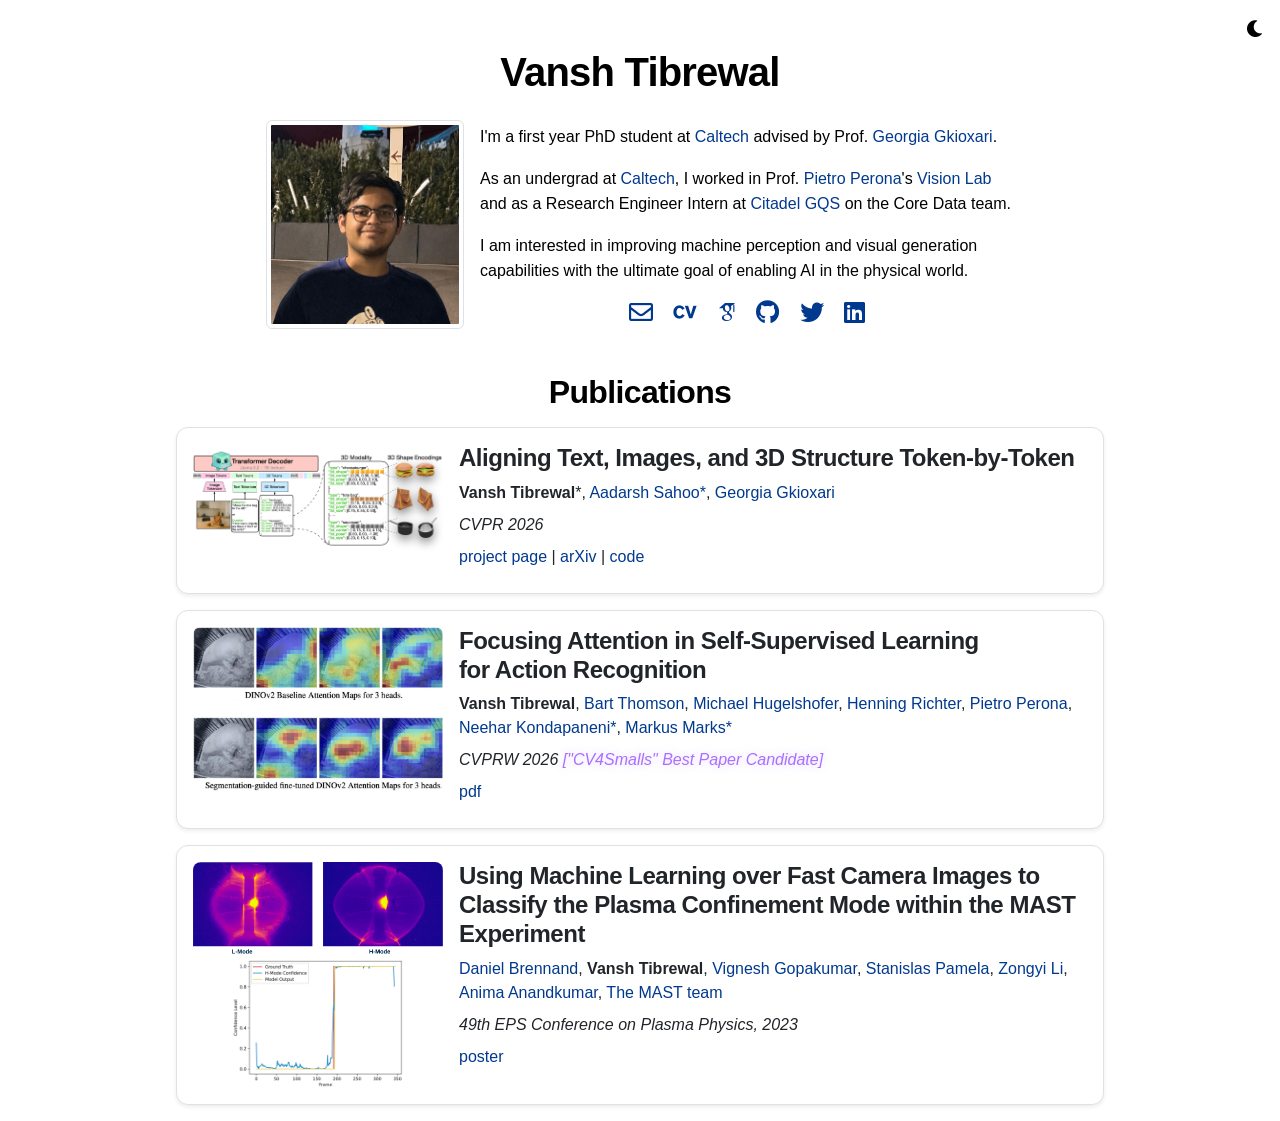
<file: index.html>
<!doctype html>
<html lang="en">

<head>
    <!-- Required meta tags -->
    <meta charset="utf-8">
    <meta name="viewport" content="width=device-width, initial-scale=1">
    <!-- Bootstrap CSS -->
    <link href="https://cdn.jsdelivr.net/npm/bootstrap@5.0.0-beta1/dist/css/bootstrap.min.css" rel="stylesheet"
        integrity="sha384-giJF6kkoqNQ00vy+HMDP7azOuL0xtbfIcaT9wjKHr8RbDVddVHyTfAAsrekwKmP1" crossorigin="anonymous">

    <link href="academicons.min.css" rel="stylesheet">
    <link href="all.min.css" rel="stylesheet">
    <link href="style.css" rel="stylesheet">
    <meta name="author" content="Vansh Tibrewal">
    <title>Vansh Tibrewal</title>
    <script>
        // Check for saved theme preference
        function setTheme(theme) {
            document.documentElement.setAttribute('data-theme', theme);
            localStorage.setItem('theme', theme);
        }

        // Initialize theme
        function initTheme() {
            const savedTheme = localStorage.getItem('theme') || 'light';
            setTheme(savedTheme);
        }

        // Toggle theme
        function toggleTheme() {
            const currentTheme = document.documentElement.getAttribute('data-theme');
            const newTheme = currentTheme === 'dark' ? 'light' : 'dark';
            setTheme(newTheme);
        }

        // Initialize theme on page load
        document.addEventListener('DOMContentLoaded', initTheme);
    </script>
</head>

<body>
    <div class="theme-toggle-container">
        <button class="theme-toggle" onclick="toggleTheme()">
            <i class="fas fa-moon"></i>
        </button>
    </div>
    <div class="intro px-3 py-3 pt-md-5 pb-0 mx-auto">
        <h1 class="display-6 text-center name">Vansh Tibrewal</h1>
        <div class="d-flex flex-wrap bd-highlight mb-3 my-3 justify-content-center">
            <div class="p-2 order-1 bd-highlight"><img class="img-thumbnail" src="images/prof_pic.png" alt="" width="198px" style="height:209px; object-fit:cover; object-position:center 52%;">
            </div><div class="intro-text order-2 p-2 my-1 bd-highlight text-left">
                <p>I'm a first year PhD student at <a href="https://www.cms.caltech.edu/">Caltech</a> advised by Prof. <a href="https://georgiagkioxari.com/">Georgia Gkioxari</a>.
                </p>
                <p>As an undergrad at <a href="https://www.cms.caltech.edu/">Caltech</a>, I worked in Prof. <a href="https://www.eas.caltech.edu/people/perona">Pietro Perona</a>'s <a href="https://www.vision.caltech.edu/">Vision Lab</a> and as a Research Engineer Intern at <a href="https://www.citadel.com/what-we-do/global-quantitative-strategies/">Citadel GQS</a> on the Core Data team.
                </p>
                <p>I am interested in improving machine perception and visual generation capabilities with the ultimate goal of enabling AI in the physical world.
                </p>
                <p class="text-center social-icons"><a target="_blank" href="mailto:vtibrewa@caltech.edu"><i
                            class="far fa-envelope"></i></a> <a
                        target="_blank" href="data/Vansh_Tibrewal_CV.pdf"><i
                            class="ai ai-cv"></i></a> <a
                        target="_blank" href="https://scholar.google.com/citations?hl=en&user=y_NpJZYAAAAJ&view_op=list_works&sortby=pubdate"><i
                            class="ai ai-google-scholar"></i></a> <a target="_blank"
                        href="https://github.com/vanshtibrewal"><i class="fab fa-github"></i></a> <a target="_blank"
                        href="https://x.com/vanshtibrewal"><i class="fab fa-twitter"></i></a> <a target="_blank"
                        href="https://www.linkedin.com/in/vanshtibrewal"><i
                            class="fab fa-linkedin"></i></a>
                </p>
            </div>
        </div>
    </div>

    <script>
        // Handle floating header on mobile
        function handleFloatingHeader() {
            const header = document.querySelector('.intro h1');
            const socialIcons = document.querySelector('.social-icons');
            const introSection = document.querySelector('.intro');
            
            // Only proceed if we're on mobile
            if (window.innerWidth <= 768) {
                const observer = new IntersectionObserver((entries) => {
                    entries.forEach(entry => {
                        if (!entry.isIntersecting) {
                            // Create floating header if it doesn't exist
                            if (!document.querySelector('.floating-header')) {
                                const floatingHeader = document.createElement('div');
                                floatingHeader.className = 'floating-header';
                                floatingHeader.innerHTML = `
                                    <h1>Vansh Tibrewal</h1>
                                    <div class="social-icons">
                                        <a target="_blank" href="mailto:vtibrewa@caltech.edu"><i class="far fa-envelope"></i></a>
                                        <a target="_blank" href="data/Vansh_Tibrewal_CV.pdf"><i class="ai ai-cv"></i></a>
                                        <a target="_blank" href="https://scholar.google.com/citations?hl=en&user=y_NpJZYAAAAJ&view_op=list_works&sortby=pubdate"><i class="ai ai-google-scholar"></i></a>
                                        <a target="_blank" href="https://github.com/vanshtibrewal"><i class="fab fa-github"></i></a>
                                        <a target="_blank" href="https://x.com/vanshtibrewal"><i class="fab fa-twitter"></i></a>
                                        <a target="_blank" href="https://www.linkedin.com/in/vanshtibrewal"><i class="fab fa-linkedin"></i></a>
                                    </div>
                                `;
                                document.body.appendChild(floatingHeader);
                                document.body.classList.add('floating-header-active');
                            }
                        } else {
                            // Remove floating header if it exists
                            const floatingHeader = document.querySelector('.floating-header');
                            if (floatingHeader) {
                                floatingHeader.remove();
                                document.body.classList.remove('floating-header-active');
                            }
                        }
                    });
                }, { threshold: 0 });
                
                observer.observe(introSection);
            } else {
                // Always remove floating header on desktop
                const floatingHeader = document.querySelector('.floating-header');
                if (floatingHeader) {
                    floatingHeader.remove();
                    document.body.classList.remove('floating-header-active');
                }
            }
        }

        // Initialize theme and floating header
        document.addEventListener('DOMContentLoaded', () => {
            initTheme();
            handleFloatingHeader();
        });

        // Update floating header on resize
        window.addEventListener('resize', handleFloatingHeader);
    </script>

    <div class="container">
        <!-- <a name="news"></a>
        <h2 class="display-7 mb-1 text-center">News</h2>
        <ul class="news-list mb-4">
            <li><span class="news-date">[Feb. 2026]</span> Our paper on <a href="https://glab-caltech.github.io/kyvo/">aligning text, images, and 3D structure</a> was accepted to CVPR 2026!</li>
            <li><span class="news-date">[Jun. 2025]</span> <a href="https://drive.google.com/file/d/14ZfaluJYvSNWDmgthDafj4LL4wS0N8cm/view?usp=sharing">Focus of Attention</a> nominated for Best Paper at CV4Smalls Workshop, CVPR 2026.</li>
            <li><span class="news-date">[Summer 2024]</span> Research Engineer Intern at Citadel on the Core Data team.</li>
            <li><span class="news-date">[Sep. 2022]</span> Started at <a href="https://www.cms.caltech.edu/">Caltech</a> majoring in Computer Science.</li>
        </ul> -->

        <a name="publications"></a>
        <h2 class="display-7 mt-0 mb-3 text-center">Publications</h2>
        <div class="card-deck mb-3">
            <div class="card mb-2 shadow-sm">
                <div class="card-body p-2 d-flex flex-wrap">
                    <div class="teaser order-1 p-2 bd-highlight">
                        <a target="_blank" href="https://glab-caltech.github.io/kyvo/">
                            <img src="images/kyvo.png" alt="" width="100%">
                        </a>
                    </div>
                    <div class="p-2 order-2 bd-highlight paper">
                        <h4 class="my-0 mb-2 font-weight-normal">Aligning Text, Images, and 3D Structure Token-by-Token</h4>
                        <ul class="list-unstyled mb-0">
                            <li><b>Vansh Tibrewal</b>*, <a href="https://aadsah.github.io/">Aadarsh Sahoo*</a>, <a href="https://georgiagkioxari.com/">Georgia Gkioxari</a></li>
                            <li><i>CVPR 2026</i></li>
                            <li class="mt-2"><a target="_blank" href="https://glab-caltech.github.io/kyvo/">project page</a> | <a target="_blank" href="https://arxiv.org/abs/2506.08002">arXiv</a> | <a target="_blank" href="https://github.com/AadSah/kyvo">code</a></li>
                        </ul>
                    </div>
                </div>
            </div>
        </div>
        <div class="card-deck mb-3">
            <div class="card mb-2 shadow-sm">
                <div class="card-body p-2 d-flex flex-wrap">
                    <div class="teaser order-1 p-2 bd-highlight">
                        <a target="_blank" href="https://openaccess.thecvf.com/content/CVPR2026W/CV4Smalls/papers/Tibrewal_Focusing_Attention_in_Self-Supervised_Learning_for_Action_Recognition_CVPRW_2026_paper.pdf">
                            <img src="images/focus.png" alt="" width="100%">
                        </a>
                    </div>
                    <div class="p-2 order-2 bd-highlight paper">
                        <h4 class="my-0 mb-2 font-weight-normal">Focusing Attention in Self-Supervised Learning <br>for Action Recognition</h4>
                        <ul class="list-unstyled mb-0">
                            <li><b>Vansh Tibrewal</b>, <a href="https://scholar.google.com/citations?user=KxfKqWkAAAAJ&hl=nl">Bart Thomson</a>, <a href="https://orcid.org/0000-0002-3057-0472">Michael Hugelshofer</a>, <a href="https://orcid.org/0000-0003-3696-6993">Henning Richter</a>, <a href="https://www.vision.caltech.edu/">Pietro Perona</a>, <a href="https://nkondapa.github.io/">Neehar Kondapaneni*</a>, <a href="https://damaggu.github.io/">Markus Marks*</a></li>
                            <li><i>CVPRW 2026 <span class="achievement">["CV4Smalls" Best Paper Candidate]</span></i></li>
                            <!-- <li><i>CV4Animals Workshop at CVPR 2025</i></li> -->
                            <li class="mt-2"><a target="_blank" href="https://openaccess.thecvf.com/content/CVPR2026W/CV4Smalls/papers/Tibrewal_Focusing_Attention_in_Self-Supervised_Learning_for_Action_Recognition_CVPRW_2026_paper.pdf">pdf</a></li>
                        </ul>
                    </div>
                </div>
            </div>
        </div>
        <div class="card-deck mb-3">
            <div class="card mb-2 shadow-sm">
                <div class="card-body p-2 d-flex flex-wrap">
                    <div class="teaser order-1 p-2 bd-highlight">
                        <a target="_blank" href="data/plasma_poster.pdf">
                            <img src="images/plasma.png" alt="" width="100%">
                        </a>
                        <a target="_blank" href="data/plasma_poster.pdf" style="display:block;text-align:center;">
                            <img src="images/plasma_2.png" alt="" width="70%" style="margin-top:4px;">
                        </a>
                    </div>
                    <div class="p-2 order-2 bd-highlight paper">
                        <h4 class="my-0 mb-2 font-weight-normal">Using Machine Learning over Fast Camera Images to Classify the Plasma Confinement Mode within the MAST Experiment</h4>
                        <ul class="list-unstyled mb-0">
                            <li><a href="#">Daniel Brennand</a>, <b>Vansh Tibrewal</b>, <a href="https://vignesh-gopakumar.com/">Vignesh Gopakumar</a>, <a href="https://scholar.google.com/citations?user=s_OeaWQAAAAJ&hl=en">Stanislas Pamela</a>, <a href="https://zongyi-li.github.io/">Zongyi Li</a>, <a href="https://tensorlab.cms.caltech.edu/users/anima/">Anima Anandkumar</a>, <a href="#">The MAST team</a></li>
                            <li><i>49th EPS Conference on Plasma Physics, 2023</i></li>
                            <li class="mt-2"><a target="_blank" href="data/plasma_poster.pdf">poster</a></li>
                        </ul>
                    </div>
                </div>
            </div>
        </div>
    </div>
</body>

</html>
</file>
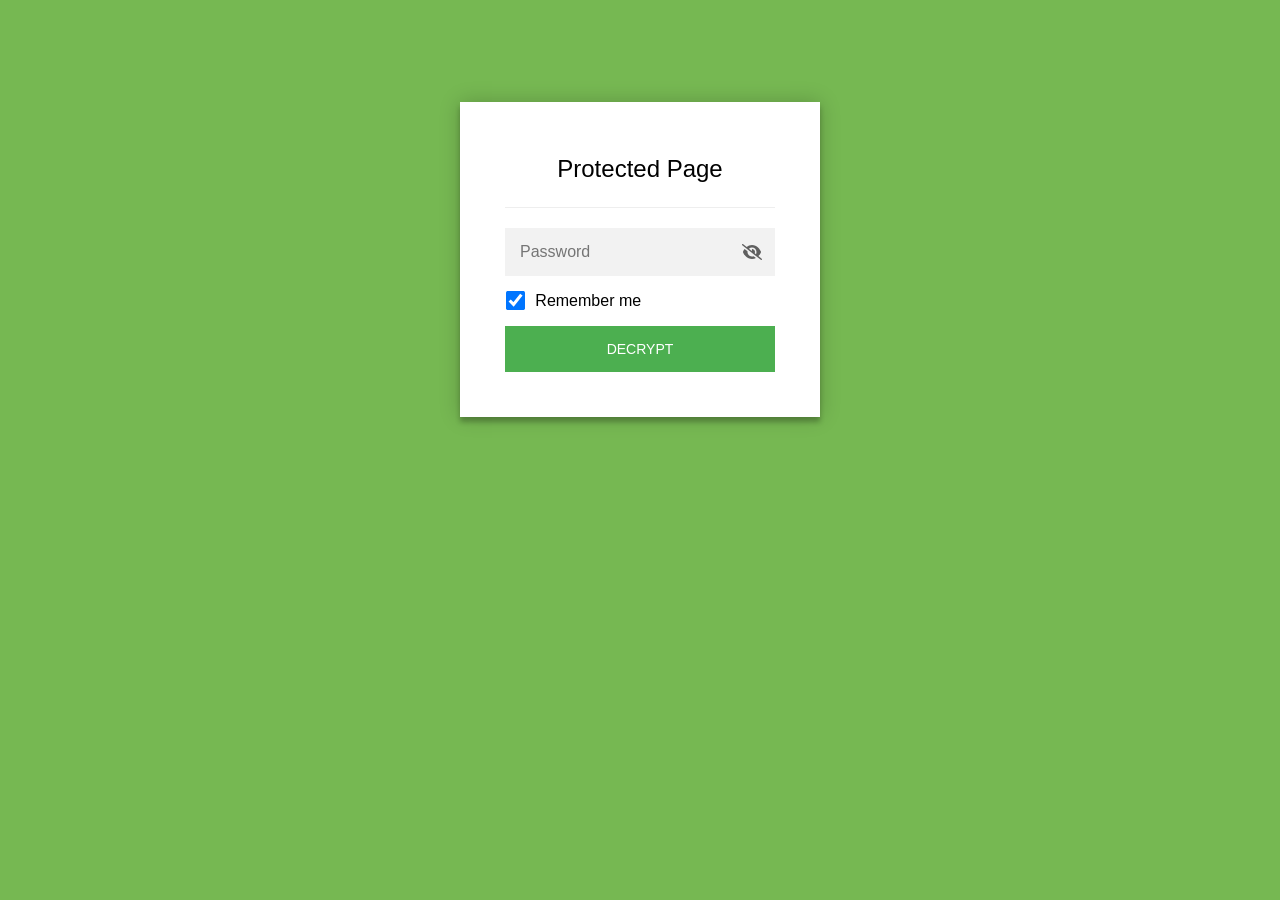
<file: notes.html>
<!DOCTYPE html>
<html class="staticrypt-html">
    <head>
        <meta charset="utf-8" />
        <title>Protected Page</title>
        <meta name="viewport" content="width=device-width, initial-scale=1" />

        <!-- do not cache this page -->
        <meta http-equiv="cache-control" content="max-age=0" />
        <meta http-equiv="cache-control" content="no-cache" />
        <meta http-equiv="expires" content="0" />
        <meta http-equiv="expires" content="Tue, 01 Jan 1980 1:00:00 GMT" />
        <meta http-equiv="pragma" content="no-cache" />

        <style>
            .staticrypt-hr {
                margin-top: 20px;
                margin-bottom: 20px;
                border: 0;
                border-top: 1px solid #eee;
            }

            .staticrypt-page {
                width: 360px;
                padding: 8% 0 0;
                margin: auto;
                box-sizing: border-box;
            }

            .staticrypt-form {
                position: relative;
                z-index: 1;
                background: #ffffff;
                max-width: 360px;
                margin: 0 auto 100px;
                padding: 45px;
                text-align: center;
                box-shadow: 0 0 20px 0 rgba(0, 0, 0, 0.2), 0 5px 5px 0 rgba(0, 0, 0, 0.24);
            }

            .staticrypt-form input[type="password"],
            input[type="text"] {
                background: inherit;
                border: 0;
                box-sizing: border-box; /* This ensures padding is included in the total width */
                font-size: 14px;
                outline: 0;
                padding: 15px 30px 15px 15px; /* Adjust the padding to ensure there is space for the icon */
                width: 100%;
            }

            .staticrypt-password-container {
                position: relative;
                outline: 0;
                background: #f2f2f2;
                width: 100%;
                border: 0;
                margin: 0 0 15px;
                box-sizing: border-box;
            }

            .staticrypt-toggle-password-visibility {
                cursor: pointer;
                height: 20px;
                opacity: 60%;
                padding: 13px;
                position: absolute;
                right: 0;
                top: 50%;
                transform: translateY(-50%);
                width: 20px;
            }

            .staticrypt-form .staticrypt-decrypt-button {
                text-transform: uppercase;
                outline: 0;
                background: #4CAF50;
                width: 100%;
                border: 0;
                padding: 15px;
                color: #ffffff;
                font-size: 14px;
                cursor: pointer;
            }

            .staticrypt-form .staticrypt-decrypt-button:hover,
            .staticrypt-form .staticrypt-decrypt-button:active,
            .staticrypt-form .staticrypt-decrypt-button:focus {
                background: #4CAF50;
                filter: brightness(92%);
            }

            .staticrypt-html {
                height: 100%;
            }

            .staticrypt-body {
                height: 100%;
                margin: 0;
            }

            .staticrypt-content {
                height: 100%;
                margin-bottom: 1em;
                background: #76B852;
                font-family: "Arial", sans-serif;
                -webkit-font-smoothing: antialiased;
                -moz-osx-font-smoothing: grayscale;
            }

            .staticrypt-instructions {
                margin-top: -1em;
                margin-bottom: 1em;
            }

            .staticrypt-title {
                font-size: 1.5em;
            }

            label.staticrypt-remember {
                display: flex;
                align-items: center;
                margin-bottom: 1em;
            }

            .staticrypt-remember input[type="checkbox"] {
                transform: scale(1.5);
                margin-right: 1em;
            }

            .hidden {
                display: none !important;
            }

            .staticrypt-spinner-container {
                height: 100%;
                display: flex;
                align-items: center;
                justify-content: center;
            }

            .staticrypt-spinner {
                display: inline-block;
                width: 2rem;
                height: 2rem;
                vertical-align: text-bottom;
                border: 0.25em solid gray;
                border-right-color: transparent;
                border-radius: 50%;
                -webkit-animation: spinner-border 0.75s linear infinite;
                animation: spinner-border 0.75s linear infinite;
                animation-duration: 0.75s;
                animation-timing-function: linear;
                animation-delay: 0s;
                animation-iteration-count: infinite;
                animation-direction: normal;
                animation-fill-mode: none;
                animation-play-state: running;
                animation-name: spinner-border;
            }

            @keyframes spinner-border {
                100% {
                    transform: rotate(360deg);
                }
            }

            @media screen and (-webkit-min-device-pixel-ratio: 0) {
                .staticrypt-form input[type="password"],
                input[type="text"] {
                    font-size: 16px;
                }
            }
        </style>
    </head>

    <body class="staticrypt-body">
        <div id="staticrypt_loading" class="staticrypt-spinner-container">
            <div class="staticrypt-spinner"></div>
        </div>

        <div id="staticrypt_content" class="staticrypt-content hidden">
            <div class="staticrypt-page">
                <div class="staticrypt-form">
                    <div class="staticrypt-instructions">
                        <p class="staticrypt-title">Protected Page</p>
                        <p></p>
                    </div>

                    <hr class="staticrypt-hr" />

                    <form id="staticrypt-form" action="#" method="post">
                        <div class="staticrypt-password-container">
                            <input
                                id="staticrypt-password"
                                type="password"
                                name="password"
                                placeholder="Password"
                                autofocus
                            />

                            <img
                                class="staticrypt-toggle-password-visibility"
                                alt="Show password"
                                title="Show password"
                                src="[data-uri]"
                            />
                        </div>

                        <label id="staticrypt-remember-label" class="staticrypt-remember hidden">
                            <input id="staticrypt-remember" type="checkbox" name="remember" checked />
                            Remember me
                        </label>

                        <input type="submit" class="staticrypt-decrypt-button" value="DECRYPT" />
                    </form>
                </div>
            </div>
        </div>

        <script>
            // these variables will be filled when generating the file - the template format is 'variable_name'
            const staticryptInitiator = ((function(){
  const exports = {};
  const cryptoEngine = ((function(){
  const exports = {};
  const { subtle } = crypto;

const IV_BITS = 16 * 8;
const HEX_BITS = 4;
const ENCRYPTION_ALGO = "AES-CBC";

/**
 * Translates between utf8 encoded hexadecimal strings
 * and Uint8Array bytes.
 */
const HexEncoder = {
    /**
     * hex string -> bytes
     * @param {string} hexString
     * @returns {Uint8Array}
     */
    parse: function (hexString) {
        if (hexString.length % 2 !== 0) throw "Invalid hexString";
        const arrayBuffer = new Uint8Array(hexString.length / 2);

        for (let i = 0; i < hexString.length; i += 2) {
            const byteValue = parseInt(hexString.substring(i, i + 2), 16);
            if (isNaN(byteValue)) {
                throw "Invalid hexString";
            }
            arrayBuffer[i / 2] = byteValue;
        }
        return arrayBuffer;
    },

    /**
     * bytes -> hex string
     * @param {Uint8Array} bytes
     * @returns {string}
     */
    stringify: function (bytes) {
        const hexBytes = [];

        for (let i = 0; i < bytes.length; ++i) {
            let byteString = bytes[i].toString(16);
            if (byteString.length < 2) {
                byteString = "0" + byteString;
            }
            hexBytes.push(byteString);
        }
        return hexBytes.join("");
    },
};

/**
 * Translates between utf8 strings and Uint8Array bytes.
 */
const UTF8Encoder = {
    parse: function (str) {
        return new TextEncoder().encode(str);
    },

    stringify: function (bytes) {
        return new TextDecoder().decode(bytes);
    },
};

/**
 * Salt and encrypt a msg with a password.
 */
async function encrypt(msg, hashedPassword) {
    // Must be 16 bytes, unpredictable, and preferably cryptographically random. However, it need not be secret.
    // https://developer.mozilla.org/en-US/docs/Web/API/SubtleCrypto/encrypt#parameters
    const iv = crypto.getRandomValues(new Uint8Array(IV_BITS / 8));

    const key = await subtle.importKey("raw", HexEncoder.parse(hashedPassword), ENCRYPTION_ALGO, false, ["encrypt"]);

    const encrypted = await subtle.encrypt(
        {
            name: ENCRYPTION_ALGO,
            iv: iv,
        },
        key,
        UTF8Encoder.parse(msg)
    );

    // iv will be 32 hex characters, we prepend it to the ciphertext for use in decryption
    return HexEncoder.stringify(iv) + HexEncoder.stringify(new Uint8Array(encrypted));
}
exports.encrypt = encrypt;

/**
 * Decrypt a salted msg using a password.
 *
 * @param {string} encryptedMsg
 * @param {string} hashedPassword
 * @returns {Promise<string>}
 */
async function decrypt(encryptedMsg, hashedPassword) {
    const ivLength = IV_BITS / HEX_BITS;
    const iv = HexEncoder.parse(encryptedMsg.substring(0, ivLength));
    const encrypted = encryptedMsg.substring(ivLength);

    const key = await subtle.importKey("raw", HexEncoder.parse(hashedPassword), ENCRYPTION_ALGO, false, ["decrypt"]);

    const outBuffer = await subtle.decrypt(
        {
            name: ENCRYPTION_ALGO,
            iv: iv,
        },
        key,
        HexEncoder.parse(encrypted)
    );

    return UTF8Encoder.stringify(new Uint8Array(outBuffer));
}
exports.decrypt = decrypt;

/**
 * Salt and hash the password so it can be stored in localStorage without opening a password reuse vulnerability.
 *
 * @param {string} password
 * @param {string} salt
 * @returns {Promise<string>}
 */
async function hashPassword(password, salt) {
    // we hash the password in multiple steps, each adding more iterations. This is because we used to allow less
    // iterations, so for backward compatibility reasons, we need to support going from that to more iterations.
    let hashedPassword = await hashLegacyRound(password, salt);

    hashedPassword = await hashSecondRound(hashedPassword, salt);

    return hashThirdRound(hashedPassword, salt);
}
exports.hashPassword = hashPassword;

/**
 * This hashes the password with 1k iterations. This is a low number, we need this function to support backwards
 * compatibility.
 *
 * @param {string} password
 * @param {string} salt
 * @returns {Promise<string>}
 */
function hashLegacyRound(password, salt) {
    return pbkdf2(password, salt, 1000, "SHA-1");
}
exports.hashLegacyRound = hashLegacyRound;

/**
 * Add a second round of iterations. This is because we used to use 1k, so for backwards compatibility with
 * remember-me/autodecrypt links, we need to support going from that to more iterations.
 *
 * @param hashedPassword
 * @param salt
 * @returns {Promise<string>}
 */
function hashSecondRound(hashedPassword, salt) {
    return pbkdf2(hashedPassword, salt, 14000, "SHA-256");
}
exports.hashSecondRound = hashSecondRound;

/**
 * Add a third round of iterations to bring total number to 600k. This is because we used to use 1k, then 15k, so for
 * backwards compatibility with remember-me/autodecrypt links, we need to support going from that to more iterations.
 *
 * @param hashedPassword
 * @param salt
 * @returns {Promise<string>}
 */
function hashThirdRound(hashedPassword, salt) {
    return pbkdf2(hashedPassword, salt, 585000, "SHA-256");
}
exports.hashThirdRound = hashThirdRound;

/**
 * Salt and hash the password so it can be stored in localStorage without opening a password reuse vulnerability.
 *
 * @param {string} password
 * @param {string} salt
 * @param {int} iterations
 * @param {string} hashAlgorithm
 * @returns {Promise<string>}
 */
async function pbkdf2(password, salt, iterations, hashAlgorithm) {
    const key = await subtle.importKey("raw", UTF8Encoder.parse(password), "PBKDF2", false, ["deriveBits"]);

    const keyBytes = await subtle.deriveBits(
        {
            name: "PBKDF2",
            hash: hashAlgorithm,
            iterations,
            salt: UTF8Encoder.parse(salt),
        },
        key,
        256
    );

    return HexEncoder.stringify(new Uint8Array(keyBytes));
}

function generateRandomSalt() {
    const bytes = crypto.getRandomValues(new Uint8Array(128 / 8));

    return HexEncoder.stringify(new Uint8Array(bytes));
}
exports.generateRandomSalt = generateRandomSalt;

async function signMessage(hashedPassword, message) {
    const key = await subtle.importKey(
        "raw",
        HexEncoder.parse(hashedPassword),
        {
            name: "HMAC",
            hash: "SHA-256",
        },
        false,
        ["sign"]
    );
    const signature = await subtle.sign("HMAC", key, UTF8Encoder.parse(message));

    return HexEncoder.stringify(new Uint8Array(signature));
}
exports.signMessage = signMessage;

function getRandomAlphanum() {
    const possibleCharacters = "abcdefghijklmnopqrstuvwxyzABCDEFGHIJKLMNOPQRSTUVWXYZ0123456789";

    let byteArray;
    let parsedInt;

    // Keep generating new random bytes until we get a value that falls
    // within a range that can be evenly divided by possibleCharacters.length
    do {
        byteArray = crypto.getRandomValues(new Uint8Array(1));
        // extract the lowest byte to get an int from 0 to 255 (probably unnecessary, since we're only generating 1 byte)
        parsedInt = byteArray[0] & 0xff;
    } while (parsedInt >= 256 - (256 % possibleCharacters.length));

    // Take the modulo of the parsed integer to get a random number between 0 and totalLength - 1
    const randomIndex = parsedInt % possibleCharacters.length;

    return possibleCharacters[randomIndex];
}

/**
 * Generate a random string of a given length.
 *
 * @param {int} length
 * @returns {string}
 */
function generateRandomString(length) {
    let randomString = "";

    for (let i = 0; i < length; i++) {
        randomString += getRandomAlphanum();
    }

    return randomString;
}
exports.generateRandomString = generateRandomString;

  return exports;
})());
const codec = ((function(){
  const exports = {};
  /**
 * Initialize the codec with the provided cryptoEngine - this return functions to encode and decode messages.
 *
 * @param cryptoEngine - the engine to use for encryption / decryption
 */
function init(cryptoEngine) {
    const exports = {};

    /**
     * Top-level function for encoding a message.
     * Includes password hashing, encryption, and signing.
     *
     * @param {string} msg
     * @param {string} password
     * @param {string} salt
     *
     * @returns {string} The encoded text
     */
    async function encode(msg, password, salt) {
        const hashedPassword = await cryptoEngine.hashPassword(password, salt);

        const encrypted = await cryptoEngine.encrypt(msg, hashedPassword);

        // we use the hashed password in the HMAC because this is effectively what will be used a password (so we can store
        // it in localStorage safely, we don't use the clear text password)
        const hmac = await cryptoEngine.signMessage(hashedPassword, encrypted);

        return hmac + encrypted;
    }
    exports.encode = encode;

    /**
     * Encode using a password that has already been hashed. This is useful to encode multiple messages in a row, that way
     * we don't need to hash the password multiple times.
     *
     * @param {string} msg
     * @param {string} hashedPassword
     *
     * @returns {string} The encoded text
     */
    async function encodeWithHashedPassword(msg, hashedPassword) {
        const encrypted = await cryptoEngine.encrypt(msg, hashedPassword);

        // we use the hashed password in the HMAC because this is effectively what will be used a password (so we can store
        // it in localStorage safely, we don't use the clear text password)
        const hmac = await cryptoEngine.signMessage(hashedPassword, encrypted);

        return hmac + encrypted;
    }
    exports.encodeWithHashedPassword = encodeWithHashedPassword;

    /**
     * Top-level function for decoding a message.
     * Includes signature check and decryption.
     *
     * @param {string} signedMsg
     * @param {string} hashedPassword
     * @param {string} salt
     * @param {int} backwardCompatibleAttempt
     * @param {string} originalPassword
     *
     * @returns {Object} {success: true, decoded: string} | {success: false, message: string}
     */
    async function decode(signedMsg, hashedPassword, salt, backwardCompatibleAttempt = 0, originalPassword = "") {
        const encryptedHMAC = signedMsg.substring(0, 64);
        const encryptedMsg = signedMsg.substring(64);
        const decryptedHMAC = await cryptoEngine.signMessage(hashedPassword, encryptedMsg);

        if (decryptedHMAC !== encryptedHMAC) {
            // we have been raising the number of iterations in the hashing algorithm multiple times, so to support the old
            // remember-me/autodecrypt links we need to try bringing the old hashes up to speed.
            originalPassword = originalPassword || hashedPassword;
            if (backwardCompatibleAttempt === 0) {
                const updatedHashedPassword = await cryptoEngine.hashThirdRound(originalPassword, salt);

                return decode(signedMsg, updatedHashedPassword, salt, backwardCompatibleAttempt + 1, originalPassword);
            }
            if (backwardCompatibleAttempt === 1) {
                let updatedHashedPassword = await cryptoEngine.hashSecondRound(originalPassword, salt);
                updatedHashedPassword = await cryptoEngine.hashThirdRound(updatedHashedPassword, salt);

                return decode(signedMsg, updatedHashedPassword, salt, backwardCompatibleAttempt + 1, originalPassword);
            }

            return { success: false, message: "Signature mismatch" };
        }

        return {
            success: true,
            decoded: await cryptoEngine.decrypt(encryptedMsg, hashedPassword),
        };
    }
    exports.decode = decode;

    return exports;
}
exports.init = init;

  return exports;
})());
const decode = codec.init(cryptoEngine).decode;

/**
 * Initialize the staticrypt module, that exposes functions callbable by the password_template.
 *
 * @param {{
 *  staticryptEncryptedMsgUniqueVariableName: string,
 *  isRememberEnabled: boolean,
 *  rememberDurationInDays: number,
 *  staticryptSaltUniqueVariableName: string,
 * }} staticryptConfig - object of data that is stored on the password_template at encryption time.
 *
 * @param {{
 *  rememberExpirationKey: string,
 *  rememberPassphraseKey: string,
 *  replaceHtmlCallback: function,
 *  clearLocalStorageCallback: function,
 * }} templateConfig - object of data that can be configured by a custom password_template.
 */
function init(staticryptConfig, templateConfig) {
    const exports = {};

    /**
     * Decrypt our encrypted page, replace the whole HTML.
     *
     * @param {string} hashedPassword
     * @returns {Promise<boolean>}
     */
    async function decryptAndReplaceHtml(hashedPassword) {
        const { staticryptEncryptedMsgUniqueVariableName, staticryptSaltUniqueVariableName } = staticryptConfig;
        const { replaceHtmlCallback } = templateConfig;

        const result = await decode(
            staticryptEncryptedMsgUniqueVariableName,
            hashedPassword,
            staticryptSaltUniqueVariableName
        );
        if (!result.success) {
            return false;
        }
        const plainHTML = result.decoded;

        // if the user configured a callback call it, otherwise just replace the whole HTML
        if (typeof replaceHtmlCallback === "function") {
            replaceHtmlCallback(plainHTML);
        } else {
            document.write(plainHTML);
            document.close();
        }

        return true;
    }

    /**
     * Attempt to decrypt the page and replace the whole HTML.
     *
     * @param {string} password
     * @param {boolean} isRememberChecked
     *
     * @returns {Promise<{isSuccessful: boolean, hashedPassword?: string}>} - we return an object, so that if we want to
     *   expose more information in the future we can do it without breaking the password_template
     */
    async function handleDecryptionOfPage(password, isRememberChecked) {
        const { staticryptSaltUniqueVariableName } = staticryptConfig;

        // decrypt and replace the whole page
        const hashedPassword = await cryptoEngine.hashPassword(password, staticryptSaltUniqueVariableName);
        return handleDecryptionOfPageFromHash(hashedPassword, isRememberChecked);
    }
    exports.handleDecryptionOfPage = handleDecryptionOfPage;

    async function handleDecryptionOfPageFromHash(hashedPassword, isRememberChecked) {
        const { isRememberEnabled, rememberDurationInDays } = staticryptConfig;
        const { rememberExpirationKey, rememberPassphraseKey } = templateConfig;

        const isDecryptionSuccessful = await decryptAndReplaceHtml(hashedPassword);

        if (!isDecryptionSuccessful) {
            return {
                isSuccessful: false,
                hashedPassword,
            };
        }

        // remember the hashedPassword and set its expiration if necessary
        if (isRememberEnabled && isRememberChecked) {
            window.localStorage.setItem(rememberPassphraseKey, hashedPassword);

            // set the expiration if the duration isn't 0 (meaning no expiration)
            if (rememberDurationInDays > 0) {
                window.localStorage.setItem(
                    rememberExpirationKey,
                    (new Date().getTime() + rememberDurationInDays * 24 * 60 * 60 * 1000).toString()
                );
            }
        }

        return {
            isSuccessful: true,
            hashedPassword,
        };
    }
    exports.handleDecryptionOfPageFromHash = handleDecryptionOfPageFromHash;

    /**
     * Clear localstorage from staticrypt related values
     */
    function clearLocalStorage() {
        const { clearLocalStorageCallback, rememberExpirationKey, rememberPassphraseKey } = templateConfig;

        if (typeof clearLocalStorageCallback === "function") {
            clearLocalStorageCallback();
        } else {
            localStorage.removeItem(rememberPassphraseKey);
            localStorage.removeItem(rememberExpirationKey);
        }
    }

    async function handleDecryptOnLoad() {
        let isSuccessful = await decryptOnLoadFromUrl();

        if (!isSuccessful) {
            isSuccessful = await decryptOnLoadFromRememberMe();
        }

        return { isSuccessful };
    }
    exports.handleDecryptOnLoad = handleDecryptOnLoad;

    /**
     * Clear storage if we are logging out
     *
     * @returns {boolean} - whether we logged out
     */
    function logoutIfNeeded() {
        const logoutKey = "staticrypt_logout";

        // handle logout through query param
        const queryParams = new URLSearchParams(window.location.search);
        if (queryParams.has(logoutKey)) {
            clearLocalStorage();
            return true;
        }

        // handle logout through URL fragment
        const hash = window.location.hash.substring(1);
        if (hash.includes(logoutKey)) {
            clearLocalStorage();
            return true;
        }

        return false;
    }

    /**
     * To be called on load: check if we want to try to decrypt and replace the HTML with the decrypted content, and
     * try to do it if needed.
     *
     * @returns {Promise<boolean>} true if we derypted and replaced the whole page, false otherwise
     */
    async function decryptOnLoadFromRememberMe() {
        const { rememberDurationInDays } = staticryptConfig;
        const { rememberExpirationKey, rememberPassphraseKey } = templateConfig;

        // if we are login out, terminate
        if (logoutIfNeeded()) {
            return false;
        }

        // if there is expiration configured, check if we're not beyond the expiration
        if (rememberDurationInDays && rememberDurationInDays > 0) {
            const expiration = localStorage.getItem(rememberExpirationKey),
                isExpired = expiration && new Date().getTime() > parseInt(expiration);

            if (isExpired) {
                clearLocalStorage();
                return false;
            }
        }

        const hashedPassword = localStorage.getItem(rememberPassphraseKey);

        if (hashedPassword) {
            // try to decrypt
            const isDecryptionSuccessful = await decryptAndReplaceHtml(hashedPassword);

            // if the decryption is unsuccessful the password might be wrong - silently clear the saved data and let
            // the user fill the password form again
            if (!isDecryptionSuccessful) {
                clearLocalStorage();
                return false;
            }

            return true;
        }

        return false;
    }

    async function decryptOnLoadFromUrl() {
        const passwordKey = "staticrypt_pwd";
        const rememberMeKey = "remember_me";

        // try to get the password from the query param (for backward compatibility - we now want to avoid this method,
        // since it sends the hashed password to the server which isn't needed)
        const queryParams = new URLSearchParams(window.location.search);
        const hashedPasswordQuery = queryParams.get(passwordKey);
        const rememberMeQuery = queryParams.get(rememberMeKey);

        const urlFragment = window.location.hash.substring(1);
        // get the password from the url fragment
        const hashedPasswordRegexMatch = urlFragment.match(new RegExp(passwordKey + "=([^&]*)"));
        const hashedPasswordFragment = hashedPasswordRegexMatch ? hashedPasswordRegexMatch[1] : null;
        const rememberMeFragment = urlFragment.includes(rememberMeKey);

        const hashedPassword = hashedPasswordFragment || hashedPasswordQuery;
        const rememberMe = rememberMeFragment || rememberMeQuery;

        if (hashedPassword) {
            return handleDecryptionOfPageFromHash(hashedPassword, rememberMe);
        }

        return false;
    }

    return exports;
}
exports.init = init;

  return exports;
})());
            const templateError = "Bad password!",
                templateToggleAltShow = "Show password",
                templateToggleAltHide = "Hide password",
                isRememberEnabled = true,
                staticryptConfig = {"staticryptEncryptedMsgUniqueVariableName":"[base64]","isRememberEnabled":true,"rememberDurationInDays":30,"staticryptSaltUniqueVariableName":"cc335ce91472d5f381bb67becaf170ef"};

            // you can edit these values to customize some of the behavior of StatiCrypt
            const templateConfig = {
                rememberExpirationKey: "staticrypt_expiration",
                rememberPassphraseKey: "staticrypt_passphrase",
                replaceHtmlCallback: null,
                clearLocalStorageCallback: null,
            };

            // init the staticrypt engine
            const staticrypt = staticryptInitiator.init(staticryptConfig, templateConfig);

            // try to automatically decrypt on load if there is a saved password
            window.onload = async function () {
                const { isSuccessful } = await staticrypt.handleDecryptOnLoad();

                // if we didn't decrypt anything on load, show the password prompt. Otherwise the content has already been
                // replaced, no need to do anything
                if (!isSuccessful) {
                    // hide loading screen
                    document.getElementById("staticrypt_loading").classList.add("hidden");
                    document.getElementById("staticrypt_content").classList.remove("hidden");
                    document.getElementById("staticrypt-password").focus();

                    // show the remember me checkbox
                    if (isRememberEnabled) {
                        document.getElementById("staticrypt-remember-label").classList.remove("hidden");
                    }
                }
            };

            // toggle password visibility
            const toggleIcon = document.querySelector(".staticrypt-toggle-password-visibility");
            // these two icons are coming from FontAwesome
            const imgSrcEyeClosed =
                "[data-uri]";
            const imgSrcEyeOpened =
                "[data-uri]";
            toggleIcon.addEventListener("click", function () {
                const passwordInput = document.getElementById("staticrypt-password");
                if (passwordInput.type === "password") {
                    passwordInput.type = "text";
                    toggleIcon.src = imgSrcEyeOpened;
                    toggleIcon.alt = templateToggleAltHide;
                    toggleIcon.title = templateToggleAltHide;
                } else {
                    passwordInput.type = "password";
                    toggleIcon.src = imgSrcEyeClosed;
                    toggleIcon.alt = templateToggleAltShow;
                    toggleIcon.title = templateToggleAltShow;
                }
            });

            // handle password form submission
            document.getElementById("staticrypt-form").addEventListener("submit", async function (e) {
                e.preventDefault();

                const password = document.getElementById("staticrypt-password").value,
                    isRememberChecked = document.getElementById("staticrypt-remember").checked;

                const { isSuccessful } = await staticrypt.handleDecryptionOfPage(password, isRememberChecked);

                if (!isSuccessful) {
                    alert(templateError);
                }
            });
        </script>
    </body>
</html>
</file>
<file: style.css>
html {
  font-size: 14px;
  scroll-behavior: smooth;
}

/* Dark mode styles */
[data-theme="dark"] {
  --bg-color: #1a1a1a;
  --text-color: #ffffff;
  --card-bg: #2d2d2d;
  --link-color: #64b5f6;
  --link-hover-color: #90caf9;
  --border-color: #404040;
  --shadow-color: rgba(0, 0, 0, 0.3);
  --card-shadow: 0 4px 6px var(--shadow-color);
  --hover-shadow: 0 8px 15px var(--shadow-color);
}

[data-theme="light"] {
  --bg-color: #ffffff;
  --text-color: #000000;
  --card-bg: #ffffff;
  --link-color: #00398e;
  --link-hover-color: #0d6efd;
  --border-color: #dee2e6;
  --shadow-color: rgba(0, 0, 0, 0.1);
  --card-shadow: 0 4px 6px var(--shadow-color);
  --hover-shadow: 0 8px 15px var(--shadow-color);
}

body {
  background-color: var(--bg-color);
  color: var(--text-color);
  transition: background-color 0.3s ease, color 0.3s ease;
  font-family: -apple-system, BlinkMacSystemFont, 'Segoe UI', Roboto, Oxygen, Ubuntu, Cantarell, 'Open Sans', 'Helvetica Neue', sans-serif;
}

/* Theme toggle button styles */
.theme-toggle-container {
  position: absolute;
  top: 10px;
  right: 10px;
  z-index: 1000;
}

.theme-toggle {
  background: none;
  border: none;
  color: var(--text-color);
  cursor: pointer;
  font-size: 1.05rem;
  padding: 7px;
  border-radius: 50%;
  transition: all 0.3s ease;
  outline: none;
  background-color: var(--card-bg);
}

.theme-toggle:hover {
  transform: rotate(30deg) scale(1.1);
  box-shadow: var(--hover-shadow);
}

.theme-toggle:focus {
  outline: none;
  box-shadow: none;
}

/* Card styles */
.card {
  background-color: var(--card-bg);
  border-color: var(--border-color);
  border-radius: 12px;
  transition: transform 0.3s ease, box-shadow 0.3s ease;
  box-shadow: var(--card-shadow);
  overflow: hidden;
}

.card:hover {
  transform: translateY(-5px);
  box-shadow: var(--hover-shadow);
}

.card-body {
  display: flex;
  flex-wrap: nowrap;
  padding: 1.5rem;
}

.teaser {
  flex: 0 0 auto;
  width: 266px;
  padding: 0.5rem;
  transition: transform 0.3s ease;
}

.teaser:hover {
  transform: scale(1.02);
}

.teaser img {
  border-radius: 8px;
  transition: transform 0.3s ease;
}

.paper {
  flex: 1;
  padding: 0.5rem;
  min-width: 0;
}

/* Link styles */
a {
  color: var(--link-color);
  text-decoration: none;
  transition: color 0.3s ease;
  position: relative;
}

a:hover {
  color: var(--link-hover-color);
}

/* Achievement text */
.achievement {
  color: #a970ff;
  font-weight: 500;
  text-shadow: 0 0 10px rgba(169, 112, 255, 0.3);
}

/* Intro section */
.intro {
  max-width: 960px;
  margin: 0 auto;
  padding-top: 2rem;
  padding-left: 2rem;
  padding-right: 2rem;
}

.intro-text {
  max-width: 550px;
  line-height: 1.6;
  margin-bottom: 0px;
}

/* Social icons */
.social-icons {
  text-align: center;
  margin: 1rem 0;
}

.social-icons.floating {
  position: fixed;
  bottom: 20px;
  left: 0;
  right: 0;
  background-color: var(--card-bg);
  padding: 10px;
  border-radius: 50px;
  box-shadow: var(--card-shadow);
  z-index: 1000;
  animation: floatUp 0.5s ease-out;
  max-width: 300px;
  margin: 0 auto;
}

@keyframes floatUp {
  from {
    transform: translateY(100px);
    opacity: 0;
  }
  to {
    transform: translateY(0);
    opacity: 1;
  }
}

i.far, i.ai, i.fab {
  font-size: 1.5rem;
  margin: 0 8px;
  transition: transform 0.3s ease, color 0.3s ease;
}

i.far:hover, i.ai:hover, i.fab:hover {
  transform: scale(1.2);
  color: var(--link-hover-color);
}

/* Responsive design */
@media (max-width: 768px) {
  .card-body {
    flex-direction: column;
    flex-wrap: wrap;
  }
  
  .teaser {
    width: 100%;
    margin-bottom: 1rem;
    order: 1;
  }
  
  .paper {
    width: 100%;
    order: 2;
  }
  
  .intro {
    padding: 1rem;
  }
}

@media (min-width: 768px) {
  html {
    font-size: 16px;
  }
  
  .teaser {
    max-width: 266px;
  }
}

.name {
  font-weight: 600;
}
/* News list */
.news-list {
  list-style: disc;
  padding-left: 1.5rem;
  max-width: 720px;
  margin-left: auto;
  margin-right: auto;
}

.news-list li {
  margin-bottom: 0.5rem;
  line-height: 1.6;
}

.news-date {
  font-weight: 600;
}

/* Container */
.container {
  max-width: 960px;
  margin: 0 auto;
  padding: 0rem 1rem;
}

/* Headings */
h1, h2, h3, h4 {
  font-weight: 600;
  letter-spacing: -0.02em;
}

h1 {
  margin-bottom: 0.7rem;
  font-weight: 400;
}

h2 {
  margin-bottom: 2rem;
  text-align: center;
}

/* List styles */
ul.list-unstyled {
  padding-left: 0;
}

ul.list-unstyled li {
  margin-bottom: 0.5rem;
  line-height: 1.5;
}

/* Floating header */
@media (max-width: 768px) {
  .floating-header {
    position: fixed;
    top: 0;
    left: 0;
    right: 0;
    background-color: var(--card-bg);
    padding: 10px 20px;
    box-shadow: var(--card-shadow);
    z-index: 1000;
    animation: floatDown 0.5s ease-out;
    display: flex;
    flex-direction: column;
    align-items: center;
    gap: 10px;
  }

  .floating-header h1 {
    margin: 0;
    font-size: 1.5rem;
    text-align: center;
  }

  .floating-header .social-icons {
    margin: 0;
    display: flex;
    justify-content: center;
  }

  body.floating-header-active {
    padding-top: 60px;
  }
}

@keyframes floatDown {
  from {
    transform: translateY(-100px);
    opacity: 0;
  }
  to {
    transform: translateY(0);
    opacity: 1;
  }
}

/* Add padding to body when header is floating */
body.floating-header-active {
  padding-top: 60px;
}
</file>
<file: academicons.min.css>
@font-face{font-family:'Academicons';font-style:normal;font-weight:400;font-display:block;src:url(fonts/academicons.eot);src:url(fonts/academicons.eot) format('embedded-opentype'),url(fonts/academicons.ttf) format('truetype'),url(fonts/academicons.woff) format('woff'),url(fonts/academicons.svg) format('svg')}.ai{font-family:'Academicons';font-weight:400;-moz-osx-font-smoothing:grayscale;-webkit-font-smoothing:antialiased;display:inline-block;font-style:normal;font-variant:normal;text-rendering:auto;line-height:1}.ai-academia:before{content:"\e9af"}.ai-academia-square:before{content:"\e93d"}.ai-acclaim:before{content:"\e92e"}.ai-acclaim-square:before{content:"\e93a"}.ai-acm:before{content:"\e93c"}.ai-acm-square:before{content:"\e95d"}.ai-acmdl:before{content:"\e96a"}.ai-acmdl-square:before{content:"\e9d3"}.ai-ads:before{content:"\e9cb"}.ai-ads-square:before{content:"\e94a"}.ai-africarxiv:before{content:"\e91b"}.ai-africarxiv-square:before{content:"\e90b"}.ai-arxiv:before{content:"\e974"}.ai-arxiv-square:before{content:"\e9a6"}.ai-biorxiv:before{content:"\e9a2"}.ai-biorxiv-square:before{content:"\e98b"}.ai-ceur:before{content:"\e96d"}.ai-ceur-square:before{content:"\e92f"}.ai-ciencia-vitae:before{content:"\e912"}.ai-ciencia-vitae-square:before{content:"\e913"}.ai-closed-access:before{content:"\e942"}.ai-closed-access-square:before{content:"\e943"}.ai-conversation:before{content:"\e94c"}.ai-conversation-square:before{content:"\e915"}.ai-coursera:before{content:"\e95f"}.ai-coursera-square:before{content:"\e97f"}.ai-crossref:before{content:"\e918"}.ai-crossref-square:before{content:"\e919"}.ai-cv:before{content:"\e9a5"}.ai-cv-square:before{content:"\e90a"}.ai-datacite:before{content:"\e91c"}.ai-datacite-square:before{content:"\e91d"}.ai-dataverse:before{content:"\e9f7"}.ai-dataverse-square:before{content:"\e9e4"}.ai-dblp:before{content:"\e94f"}.ai-dblp-square:before{content:"\e93f"}.ai-depsy:before{content:"\e97a"}.ai-depsy-square:before{content:"\e94b"}.ai-doi:before{content:"\e97e"}.ai-doi-square:before{content:"\e98f"}.ai-dryad:before{content:"\e97c"}.ai-dryad-square:before{content:"\e98c"}.ai-elsevier:before{content:"\e961"}.ai-elsevier-square:before{content:"\e910"}.ai-figshare:before{content:"\e981"}.ai-figshare-square:before{content:"\e9e7"}.ai-google-scholar:before{content:"\e9d4"}.ai-google-scholar-square:before{content:"\e9f9"}.ai-hal:before{content:"\e92c"}.ai-hal-square:before{content:"\e92d"}.ai-hypothesis:before{content:"\e95a"}.ai-hypothesis-square:before{content:"\e95b"}.ai-ideas-repec:before{content:"\e9ed"}.ai-ideas-repec-square:before{content:"\e9f8"}.ai-ieee:before{content:"\e929"}.ai-ieee-square:before{content:"\e9b9"}.ai-impactstory:before{content:"\e9cf"}.ai-impactstory-square:before{content:"\e9aa"}.ai-inaturalist:before{content:"\e900"}.ai-inaturalist-square:before{content:"\e901"}.ai-inpn:before{content:"\e902"}.ai-inpn-square:before{content:"\e903"}.ai-inspire:before{content:"\e9e9"}.ai-inspire-square:before{content:"\e9fe"}.ai-isidore:before{content:"\e936"}.ai-isidore-square:before{content:"\e954"}.ai-jstor:before{content:"\e938"}.ai-jstor-square:before{content:"\e944"}.ai-lattes:before{content:"\e9b3"}.ai-lattes-square:before{content:"\e99c"}.ai-mathoverflow:before{content:"\e9f6"}.ai-mathoverflow-square:before{content:"\e97b"}.ai-mendeley:before{content:"\e9f0"}.ai-mendeley-square:before{content:"\e9f3"}.ai-moodle:before{content:"\e907"}.ai-moodle-square:before{content:"\e908"}.ai-nakala:before{content:"\e940"}.ai-nakala-square:before{content:"\e941"}.ai-obp:before{content:"\e92a"}.ai-obp-square:before{content:"\e92b"}.ai-open-access:before{content:"\e939"}.ai-open-access-square:before{content:"\e9f4"}.ai-open-data:before{content:"\e966"}.ai-open-data-square:before{content:"\e967"}.ai-open-materials:before{content:"\e968"}.ai-open-materials-square:before{content:"\e969"}.ai-openedition:before{content:"\e946"}.ai-openedition-square:before{content:"\e947"}.ai-orcid:before{content:"\e9d9"}.ai-orcid-square:before{content:"\e9c3"}.ai-osf:before{content:"\e9ef"}.ai-osf-square:before{content:"\e931"}.ai-overleaf:before{content:"\e914"}.ai-overleaf-square:before{content:"\e98d"}.ai-philpapers:before{content:"\e98a"}.ai-philpapers-square:before{content:"\e96f"}.ai-piazza:before{content:"\e99a"}.ai-piazza-square:before{content:"\e90c"}.ai-preregistered:before{content:"\e906"}.ai-preregistered-square:before{content:"\e96b"}.ai-protocols:before{content:"\e952"}.ai-protocols-square:before{content:"\e953"}.ai-psyarxiv:before{content:"\e90e"}.ai-psyarxiv-square:before{content:"\e90f"}.ai-publons:before{content:"\e937"}.ai-publons-square:before{content:"\e94e"}.ai-pubmed:before{content:"\e99f"}.ai-pubmed-square:before{content:"\e97d"}.ai-pubpeer:before{content:"\e922"}.ai-pubpeer-square:before{content:"\e923"}.ai-researcherid:before{content:"\e91a"}.ai-researcherid-square:before{content:"\e95c"}.ai-researchgate:before{content:"\e95e"}.ai-researchgate-square:before{content:"\e99e"}.ai-ror:before{content:"\e948"}.ai-ror-square:before{content:"\e949"}.ai-sci-hub:before{content:"\e959"}.ai-sci-hub-square:before{content:"\e905"}.ai-scirate:before{content:"\e98e"}.ai-scirate-square:before{content:"\e99d"}.ai-scopus:before{content:"\e91e"}.ai-scopus-square:before{content:"\e91f"}.ai-semantic-scholar:before{content:"\e96e"}.ai-semantic-scholar-square:before{content:"\e96c"}.ai-springer:before{content:"\e928"}.ai-springer-square:before{content:"\e99b"}.ai-ssrn:before{content:"\e916"}.ai-ssrn-square:before{content:"\e917"}.ai-stackoverflow:before{content:"\e920"}.ai-stackoverflow-square:before{content:"\e921"}.ai-zenodo:before{content:"\e911"}.ai-zotero:before{content:"\e962"}.ai-zotero-square:before{content:"\e932"}.ai-lg{font-size:1.33333em;line-height:.75em;vertical-align:-.0667em}.ai-xs{font-size:.75em}.ai-sm{font-size:.875em}.ai-1x{font-size:1em}.ai-2x{font-size:2em}.ai-3x{font-size:3em}.ai-4x{font-size:4em}.ai-5x{font-size:5em}.ai-6x{font-size:6em}.ai-7x{font-size:7em}.ai-8x{left font-size:8em}.ai-9x{font-size:9em}.ai-10x{font-size:10em}.ai-fw{text-align:center;width:1.25em}.ai-ul{list-style-type:none;margin-left:2.5em;padding-left:0}.ai-ul>li{position:relative}.ai-li{left:-2em;position:absolute;text-align:center;width:2em;line-height:inherit}.ai-border{border:solid .08em #eee;border-radius:.1em;padding:.2em .25em .15em}.ai-pull-left{float:left}.ai-pull-right{float:right}.ai.ai-pull-left{margin-right:.3em}.ai.ai-pull-right{margin-right:.3em}.ai-stack{display:inline-block;height:2em;line-height:2em;position:relative;vertical-align:middle;width:2.5em}.ai-stack-1x,.ai-stack-2x{left:0;position:absolute;text-align:center;width:100%}.ai-stack-1x{line-height:inherit}.ai-stack-2x{font-size:2em}.ai-inverse{color:#fff}
</file>
